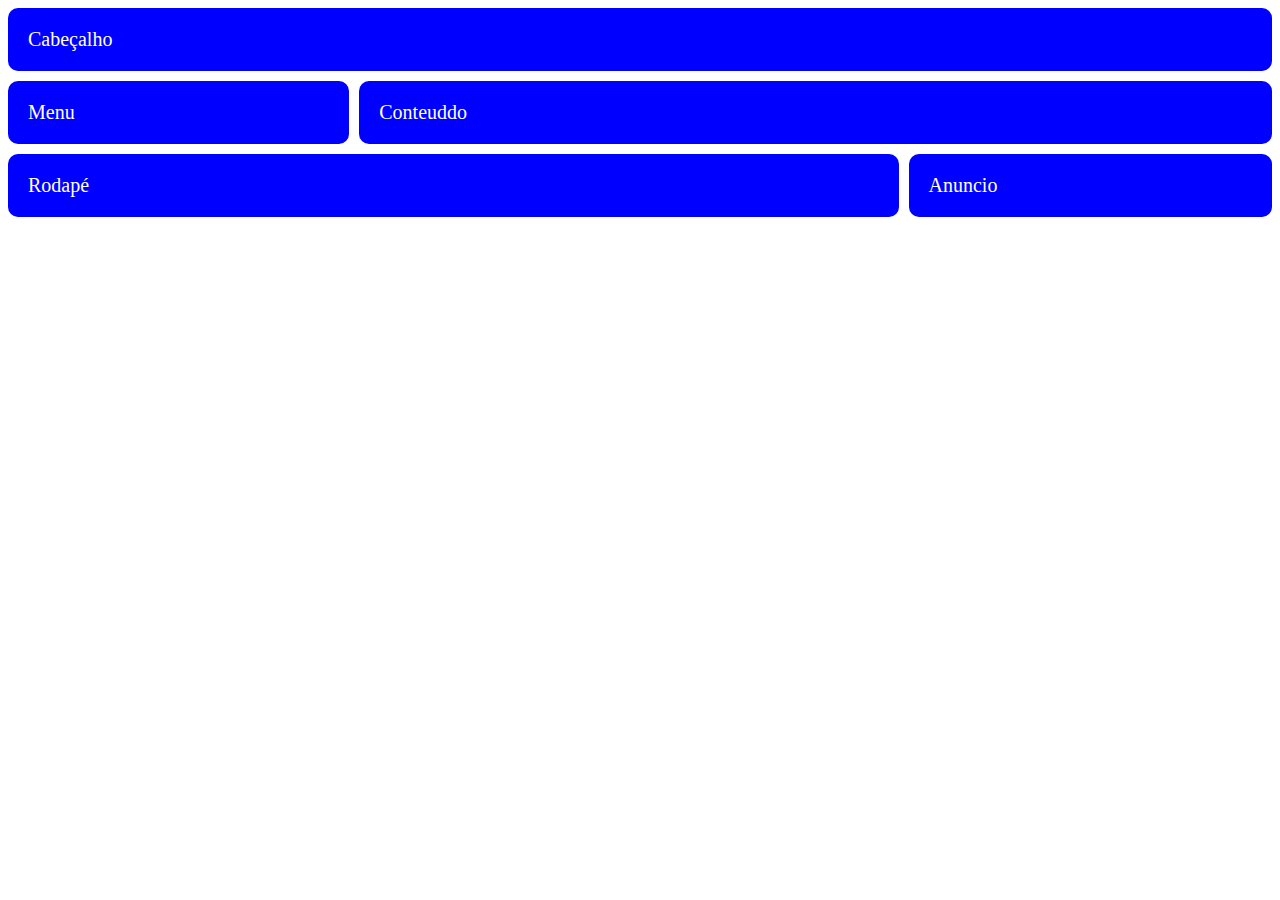
<file: aula01/index.html>
<!DOCTYPE html>
<html lang="en">
<head>
    <meta charset="UTF-8">
    <meta name="viewport" content="width=device-width, initial-scale=1.0">
    <link rel="stylesheet" href="style.css">
    <title>Css Grid</title>
</head>
<body>
    <div class="container" >
       <header class="item" >Cabeçalho</header>
       <nav class="item" >Menu</nav>
       <section class="item" >Conteuddo</section>
       <footer class="item" >Rodapé</footer>
       <div class="item ad" >Anuncio</div>
    </div>
</body>
</html>
</file>
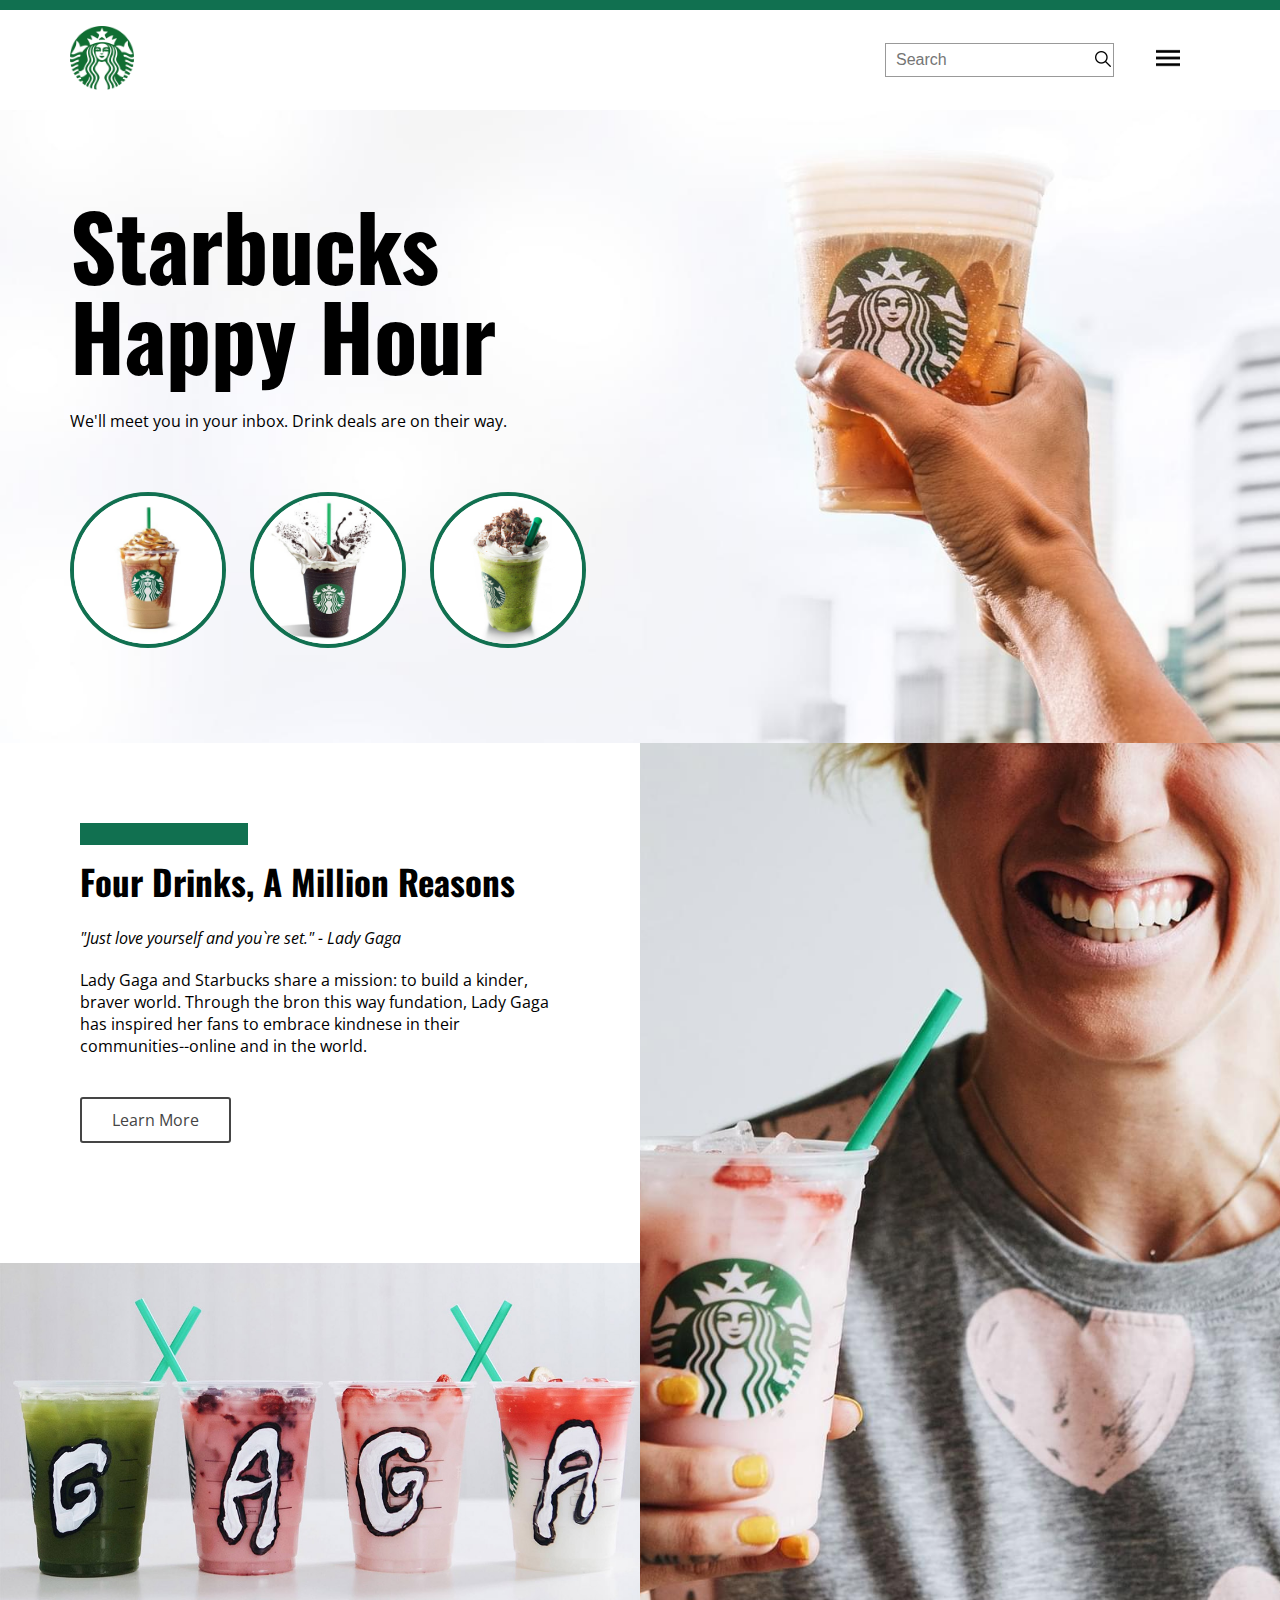
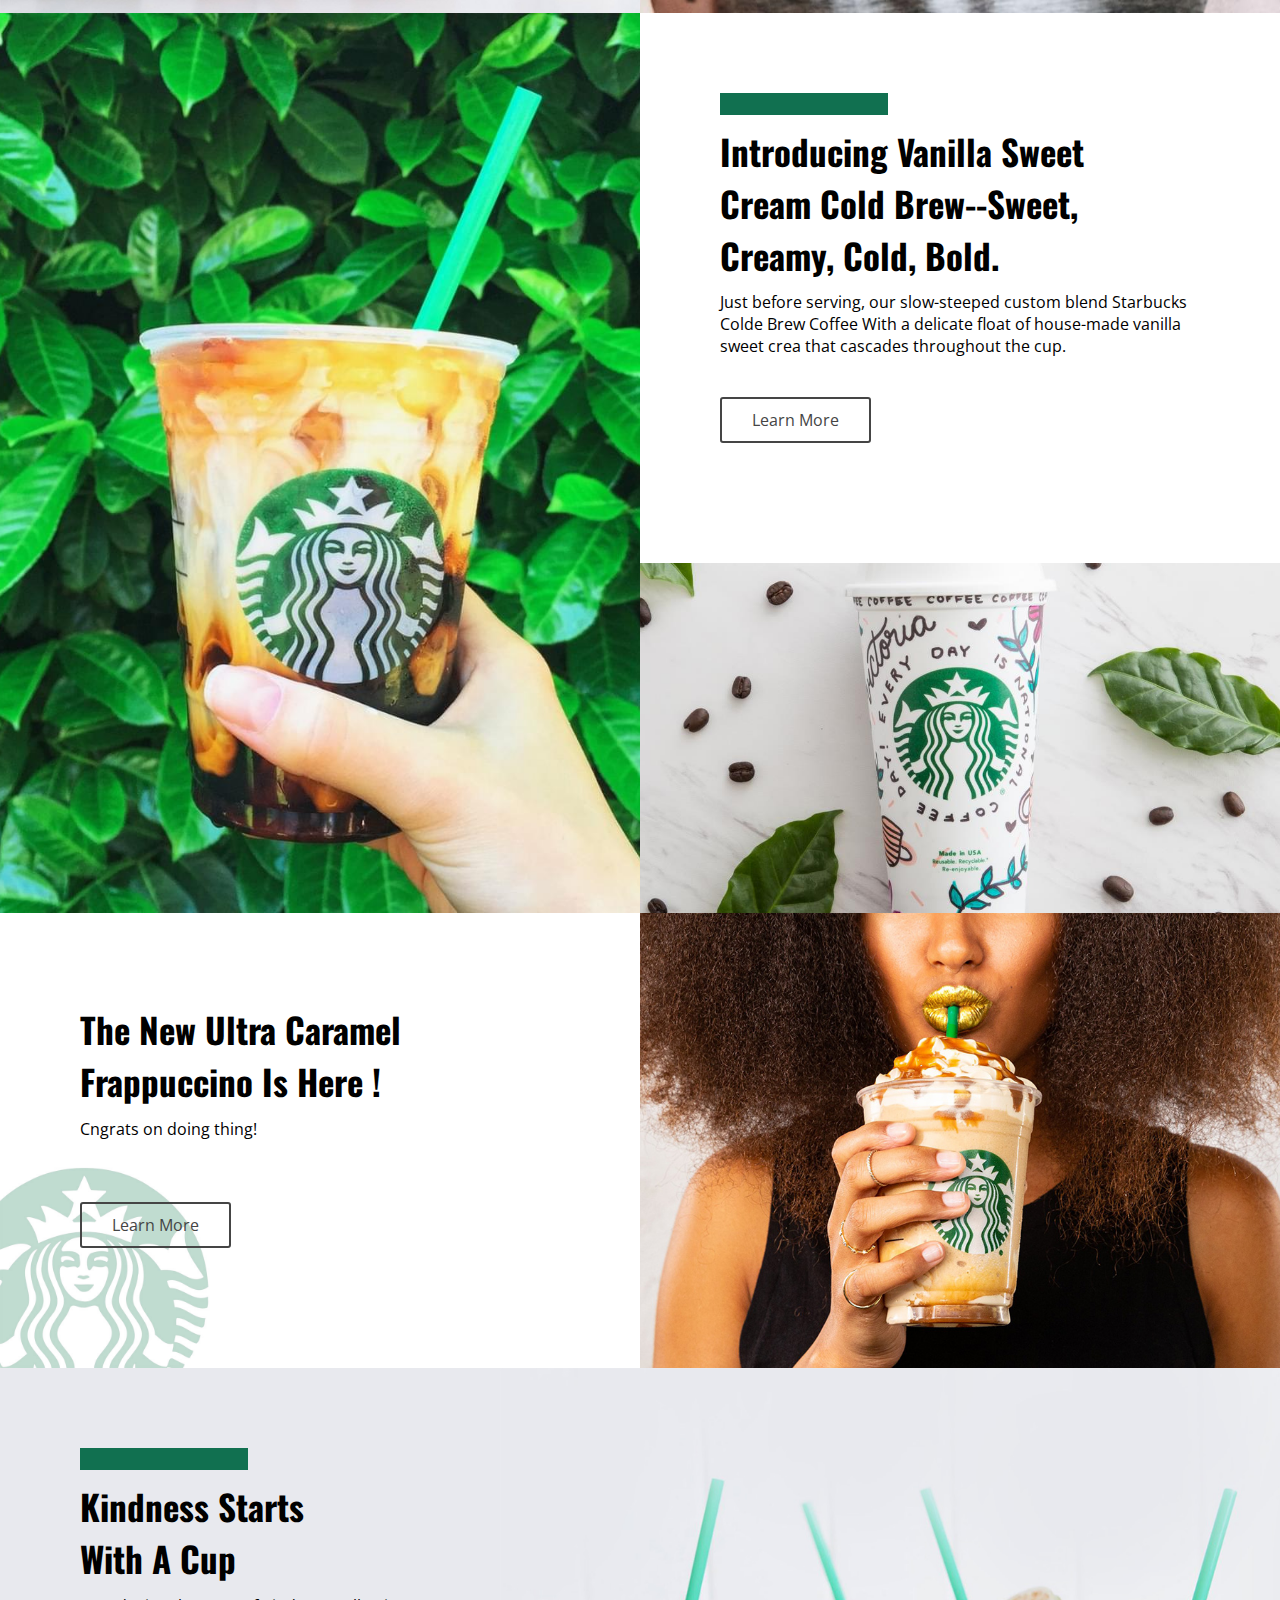
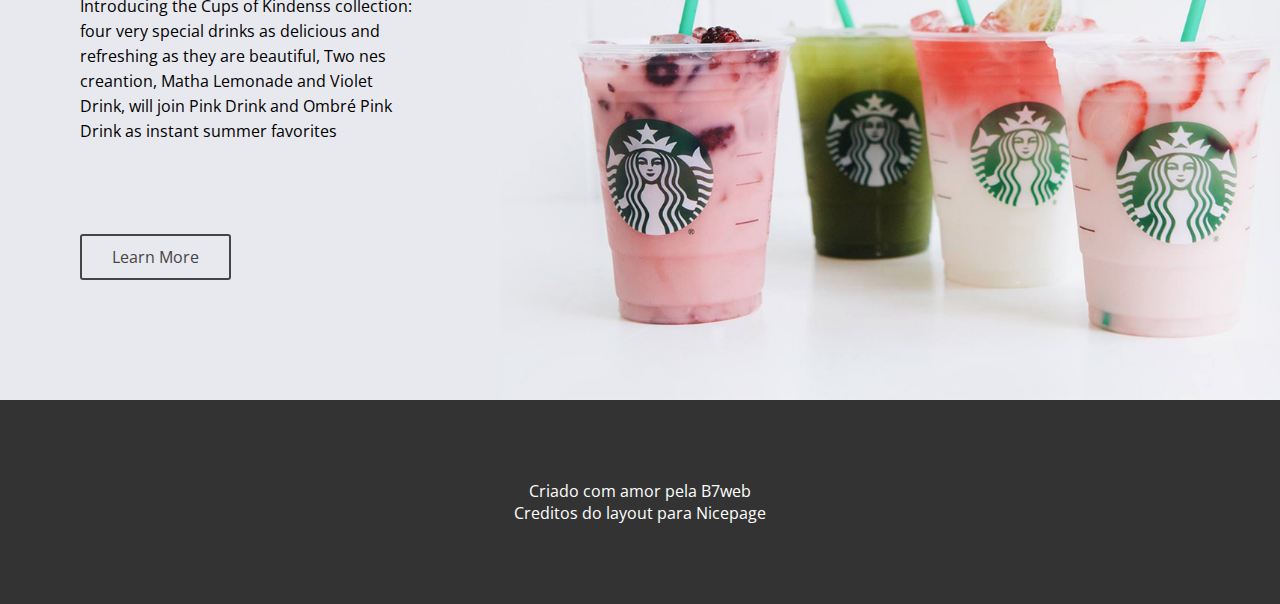
<file: projeto2/index.html>
<!DOCTYPE html>
<html lang="en">

<head>
    <meta charset="UTF-8">
    <meta name="viewport" content="width=device-width, initial-scale=1.0">
    <link rel="stylesheet" href="assets/css/style.css" />
    <title>Starbucks</title>
</head>

<body>

    <header>
        <div class="line"></div>
        <div class="container header--area">
            <div class="header--left">
                <a href="/"><img src="assets/images/logo.png" /></a>
            </div>
            <div class="header--right">
                <div class="header--search" >
                    <form>
                        <input type="text" name="search" placeholder="Search" />
                        <button>
                            <img src="assets/images/loupe.png" />
                        </button>
                    </form>
                </div>

                <div class="header--menu" >
                    <img src="assets/images/menu.png" />
                </div>
            </div>
        </div>
    </header>

    <section class="banner" >
        <div class="container" >
            <h1>Starbucks <br/> Happy Hour </h1>
            <span>We'll meet you in your inbox. Drink deals are on their way.</span>
            <div class="banner--images" >
                <img src="assets/images/c1.jpg" />
                <img src="assets/images/c2.jpg" />
                <img src="assets/images/c3.jpg" />
            </div>
        </div>
    </section>

    <section class="area1" >
        <div class="area1--content" >
            <div class="bar" ></div>
            <h2>Four Drinks, A Million Reasons</h2>
            <div class="area1--quote" >"Just love yourself and you`re set." - Lady Gaga</div>
            <div class="area1--text" >Lady Gaga and Starbucks share a mission:  to build a kinder,
                braver world. Through the bron this way fundation, Lady Gaga has inspired her fans to embrace
                kindnese in their communities--online and in the world.
            </div>
            <a href="/"  class="button" > Learn More </a>

        </div>
        <div class="area1--img1" ></div>
        <div class="area1--img2" ></div>
    </section>


    <section class="area1" >
        <div class="area1--content" >
            <div class="bar" ></div>
            <h2>Introducing Vanilla Sweet <br/> Cream Cold Brew--Sweet,<br/> Creamy, Cold, Bold.</h2>
           
            <div class="area2--text" >
                Just before serving, our slow-steeped custom blend Starbucks Colde Brew Coffee With a delicate float of house-made 
                vanilla sweet crea that cascades throughout the cup.
            </div>
            <a href="/"  class="button" > Learn More </a>

        </div>
        <div class="area2--img1" ></div>
        <div class="area2--img2" ></div>
    </section>

    <section class="area3" >
        <div class="area3--content" >
            <h2>The New Ultra Caramel <br/> Frappuccino Is Here !</h2>
            <div class="area3--text" > Cngrats on doing thing! </div>
            <a href="/"  class="button" > Learn More </a>
        </div>
        <div class="area3--img1" ></div>

    </section>

    <section class="area4" >
        <div class="area4--content" >
            <div class="bar" ></div>
            <h2>Kindness Starts<br/>With A Cup</h2>
            <div class="area4--text" >Introducing the Cups of Kindenss collection: four very special drinks as delicious and refreshing as they are beautiful, Two nes creantion, Matha Lemonade and Violet Drink, will join Pink Drink and Ombré Pink Drink as instant summer favorites</div>
            <a href="/"  class="button" > Learn More </a>
        </div>
        <div class="area4--img1" ></div>
    </section>

    <footer>
        Criado com amor pela B7web<br/>
        Creditos do layout para Nicepage
    </footer>

</body>

</html>
</file>
<file: aula01/style.css>
.container {
    display: grid;
    gap: 10px;
    grid-template-areas: 
    
        "header header header header header header header header"
        "menu menu content content content content content content"
        "footer footer footer footer footer footer ad ad"
    
    ;
}

.item {
    background-color: blue;
    border-radius: 10px;
    padding: 20px;
    color: #fff;
    font-size: 20px;
}

header {
    grid-area: header;
}

nav {
    grid-area: menu;
}

section {
    grid-area: content;
}

footer {
    grid-area: footer;
}

.ad {
    grid-area: ad;
}
</file>
<file: projeto2/assets/css/style.css>
@import url('https://fonts.googleapis.com/css2?family=Open+Sans&family=Oswald:wght@700&family=Roboto:ital,wght@0,700;1,700&display=swap');

body {
    font-family: 'Open Sans', sans-serif;
    margin: 0;
}

header .line {
    background-color: #117050;
    height: 10px;
}

.container {
    max-width: 1140px;
    margin: auto;
}

.header--area{
    display: flex;
    justify-content: space-between;
    align-items: center;
    height: 100px;
}

.header--left  img {
    width: 64px;
    height: 64px;
}

.header--right{
    display: flex;
    align-items: center;
    justify-content: center;
}

.header--search form {
    display: flex;
    justify-content: center;
}

.header--search input {
    width: 100%;
    max-width: 220px;
    font-size: 16px;
    padding: 7px 10px;
    border: 1px solid #999;
    outline: 0;
}

.header--search button {
    border: 0;
    background: transparent;
}

.header--search button img {
    width: 16px;
    height: 16px;
    margin-left: -35px;
    cursor: pointer;
}

.header--menu {
    margin: 0 30px;
}

.header--menu img {
    width: 24px;
}

.banner {
    padding: 90px 0;
    background-image: url('../images/bg.jpg');
    background-position: center;
    background-size: cover;
}

 h1 {
    margin: 0;
    margin-bottom: 30px;
    font-family: 'Oswald', 'sans-serif';
    font-weight: bold;
    font-size: 90px;
    line-height: 90px;
}

.banner--images {
    margin-top: 60px;
}

.banner--images img {
    width: 148px;
    height: 148px;
    margin-right: 20px;
    border: 4px solid #117050;
    border-radius: 50%;
}

.area1 {
    display: grid;
    grid-template-columns: repeat(2, 1fr);
}

.area1--content {
    padding: 80px;
}

.bar {
    background-color: #117050;
    width:  168px;
    height: 22px;
}

 h2 {
    margin: 10px 0;
    font-family: 'Oswald', 'sans-serif';
    font-weight: bold;
    font-size: 35px;
}

.area1--quote {
    margin: 20px 0;
    font-style: italic;
}

.button {
    margin: 40px 0;
    display: inline-block;
    border: 2px solid #454545;
    border-radius: 3px;
    padding: 10px 30px;
    color: #454545;
    text-decoration: none;
}

.button:hover {
    color: #fff;
    background-color: #454545;
}

.area1--img1 {
    height: 350px;
    background-image: url('../images/f2.jpg');
    background-size: cover;
    background-position: center;
}

.area1--img2 {
    grid-column: 2 / 3;
    grid-row: 1 / 3;
    background-image: url('../images/f1.jpg');
    background-size: cover;
    background-position: center;
}




.area2--img1 {
    height: 350px;
    background-image: url('../images/f4.jpg');
    background-size: cover;
    background-position: center;
}

.area2--img2 {
    grid-column: 1 / 2;
    grid-row: 1 / 3;
    background-image: url('../images/f3.jpg');
    background-size: cover;
    background-position: center;
}


.area3 {
    display: grid;
    grid-template-columns: repeat(2, 1fr);
}

.area3--content {
    padding: 80px;
    background-image: url('../images/bg2.jpg');
    background-size: cover;
    background-position: left;
}

.area3--text {
    margin-bottom: 20px;
    line-height: 25px;
}

.area3--img1 {
    height: 100%;
    background-image: url('../images/f5.jpg');
    background-size: cover;
    background-position: center;
}

.area4 {
    display: grid;
    grid-template-columns: 500px 1fr;
    background-color: #e8e9ee;
}

.area4--content {
    padding: 80px;
}

.area4--text {
    margin-bottom: 50px;
    line-height: 25px;
}

.area4--img1 {
    background-image: url('../images/bg3.jpg');
    background-size: cover;
    background-position: left;
}

footer {
    padding: 80px;
    color: #fff;
    background-color: #333;
    text-align: center;
}

@media  (max-width: 1124px) {
    .container {
        padding: 0 20px;

    }
}

@media screen and (max-width: 768px) {
    .area1 {
        grid-template-columns: 3fr 2fr;
    }

    .area2 {
        grid-template-columns: 2fr 3fr;
    }

    h2{
        font-size: 18px;
    }
    
}
</file>
